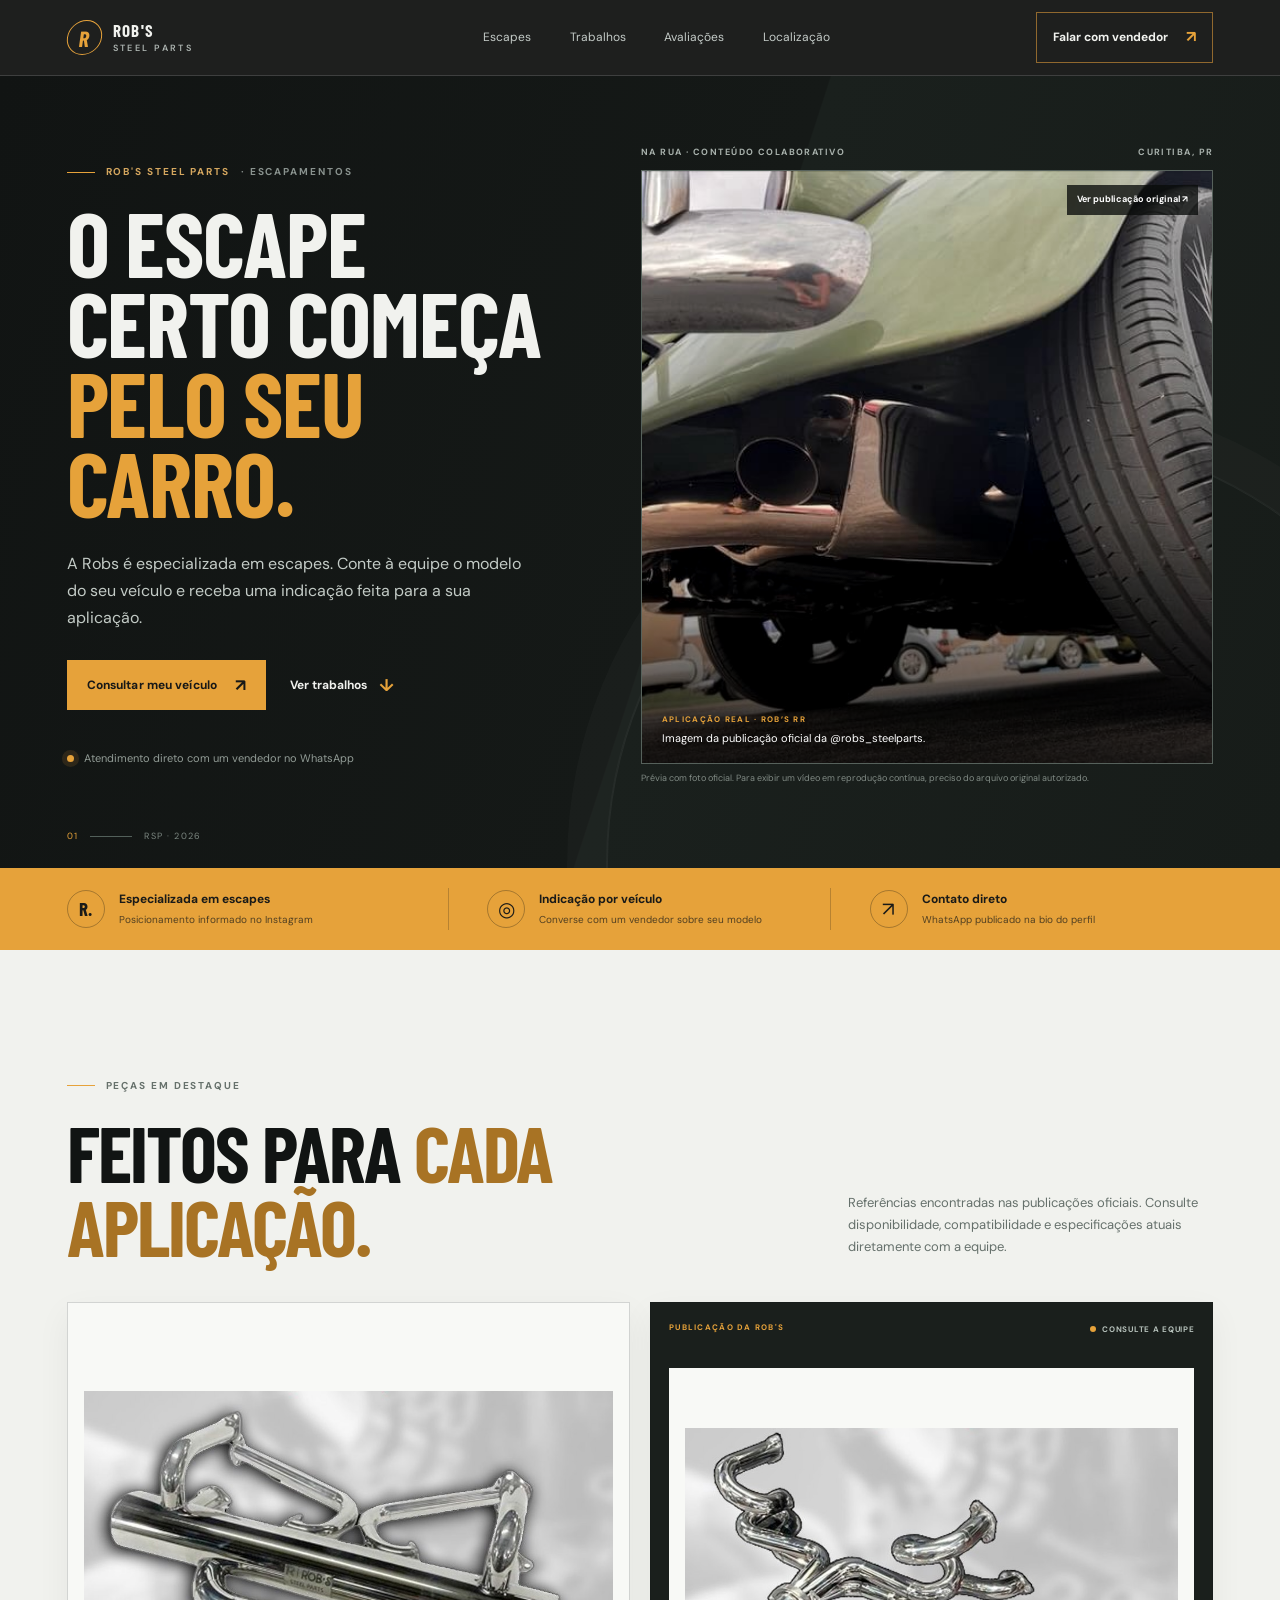
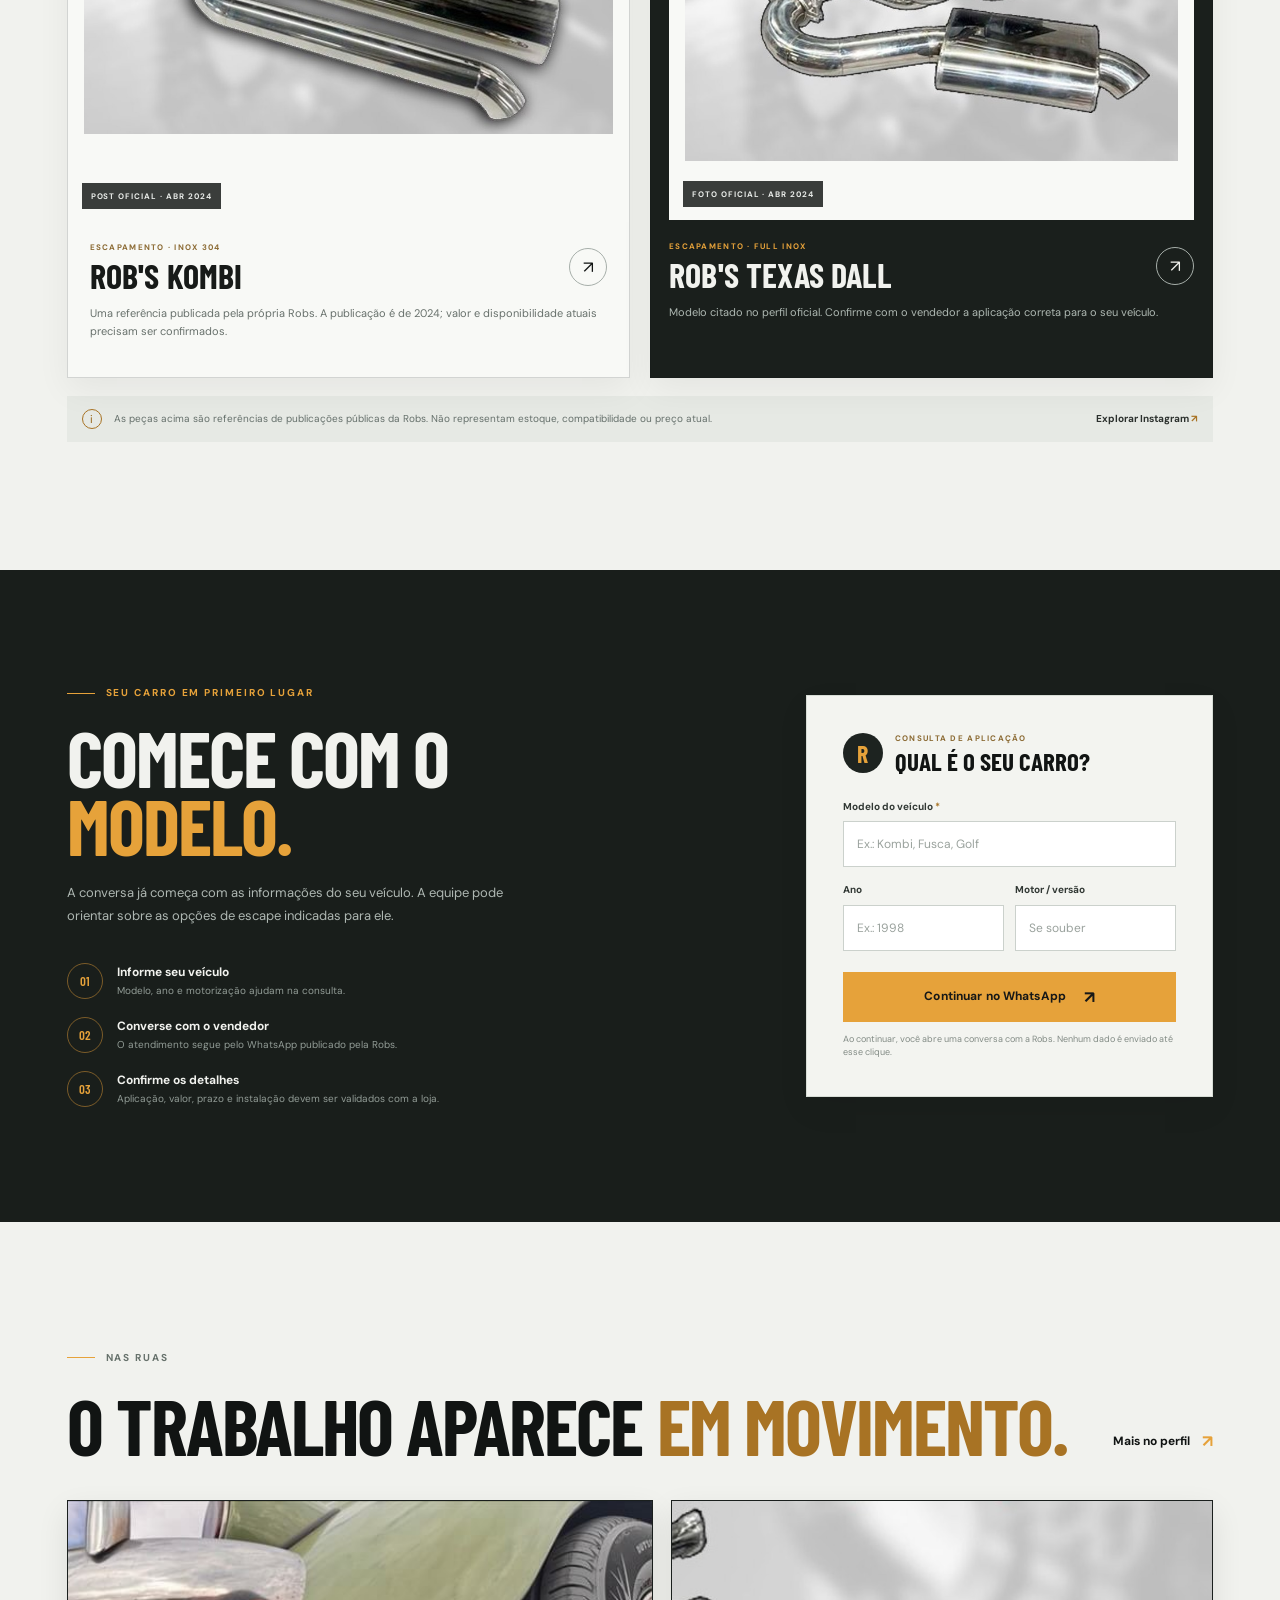
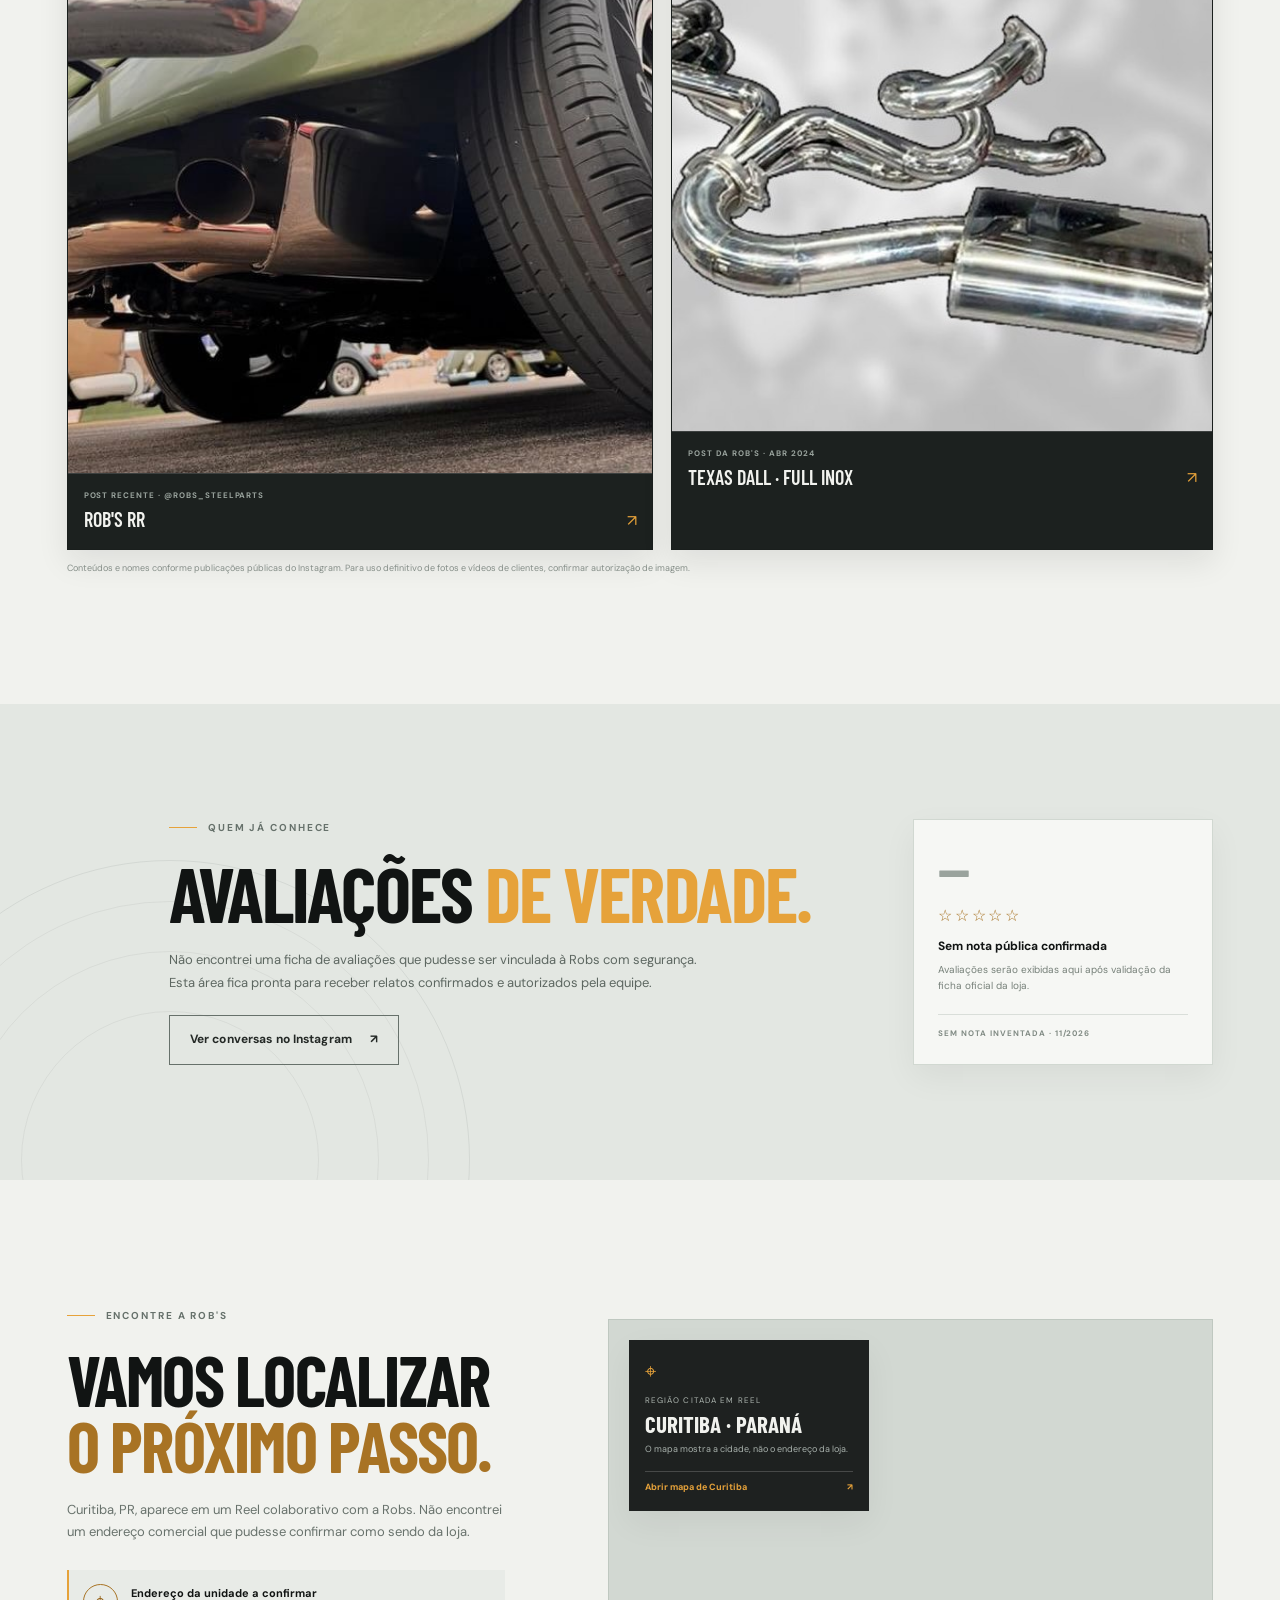
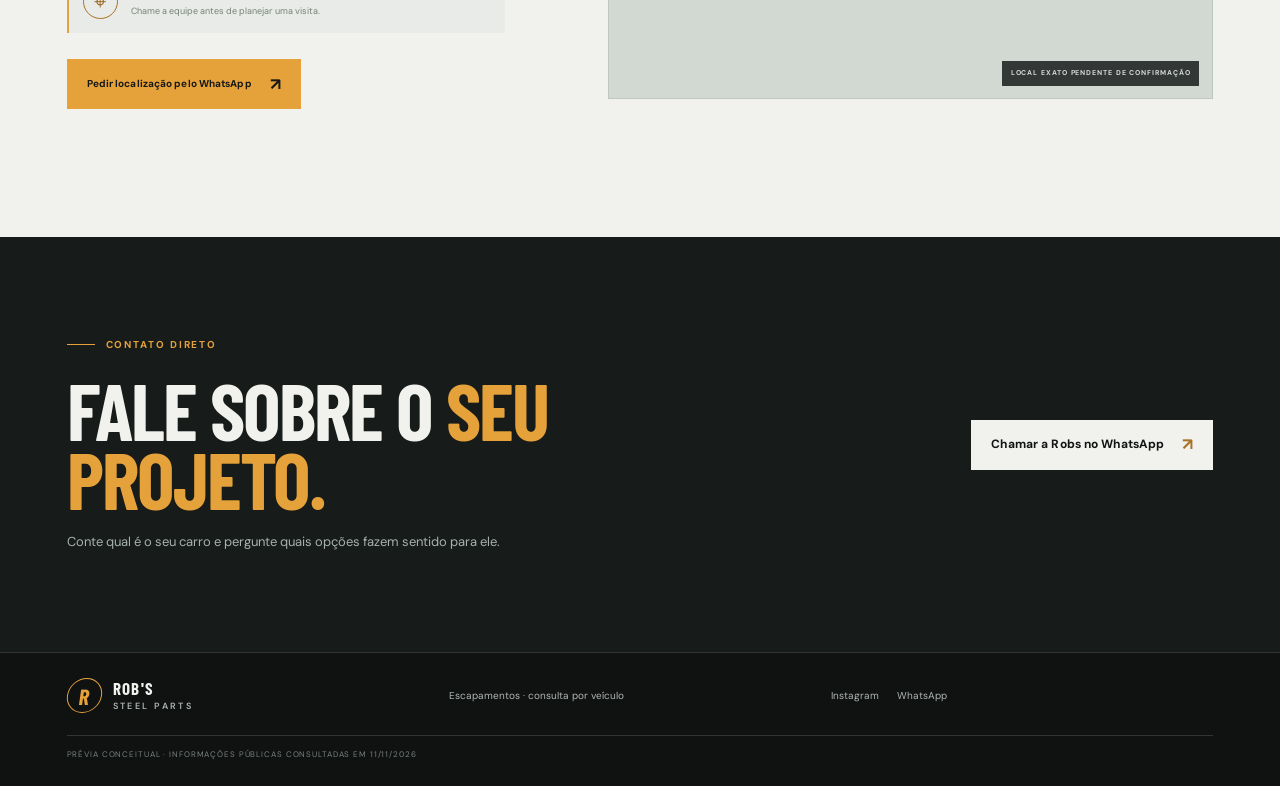
<file: docs/index.html>
<!doctype html>
<html lang="pt-BR">
<head>
  <meta charset="utf-8">
  <meta name="viewport" content="width=device-width, initial-scale=1, viewport-fit=cover">
  <meta name="theme-color" content="#101211">
  <meta name="description" content="Conheça a Robs Steel Parts e consulte no WhatsApp as opções de escapamento para o seu carro.">
  <title>Robs Steel Parts — escape certo para o seu carro</title>
  <link rel="preconnect" href="https://fonts.googleapis.com">
  <link rel="preconnect" href="https://fonts.gstatic.com" crossorigin>
  <link href="https://fonts.googleapis.com/css2?family=Barlow+Condensed:wght@500;600;700;800&family=DM+Sans:wght@400;500;600;700&display=swap" rel="stylesheet">
  <link rel="stylesheet" href="styles.css">
  <script src="script.js" defer></script>
</head>
<body>
  <a class="skip-link" href="#conteudo">Pular para o conteúdo</a>
  <header class="site-header">
    <a class="brand" href="#inicio" aria-label="Robs Steel Parts, início">
      <span class="brand-mark" aria-hidden="true">R</span>
      <span class="brand-name">ROB'S <small>STEEL PARTS</small></span>
    </a>
    <nav class="desktop-nav" aria-label="Navegação principal">
      <a href="#escapes">Escapes</a>
      <a href="#trabalhos">Trabalhos</a>
      <a href="#avaliacoes">Avaliações</a>
      <a href="#localizacao">Localização</a>
    </nav>
    <a class="header-cta" href="https://wa.me/5541998155315?text=Oi%2C%20vim%20pelo%20site%20da%20Robs%20Steel%20Parts.%20Quero%20consultar%20um%20escapamento." target="_blank" rel="noopener noreferrer">
      <span>Falar com vendedor</span><span class="arrow" aria-hidden="true">↗</span>
    </a>
  </header>

  <main id="conteudo">
    <section class="hero" id="inicio" aria-labelledby="hero-title">
      <div class="hero-copy">
        <p class="eyebrow"><span class="eyebrow-line"></span> ROB'S STEEL PARTS <span class="eyebrow-muted">· ESCAPAMENTOS</span></p>
        <h1 id="hero-title">O escape certo começa <em>pelo seu carro.</em></h1>
        <p class="hero-intro">A Robs é especializada em escapes. Conte à equipe o modelo do seu veículo e receba uma indicação feita para a sua aplicação.</p>
        <div class="hero-actions">
          <a class="button button-primary" href="#consulta">Consultar meu veículo <span aria-hidden="true">↗</span></a>
          <a class="text-link" href="#trabalhos">Ver trabalhos <span aria-hidden="true">↓</span></a>
        </div>
        <div class="hero-note"><span class="status-dot" aria-hidden="true"></span><span>Atendimento direto com um vendedor no WhatsApp</span></div>
      </div>
      <div class="hero-media">
        <div class="media-label"><span>NA RUA · CONTEÚDO COLABORATIVO</span><span>CURITIBA, PR</span></div>
        <div class="video-frame photo-preview" role="img" aria-label="Foto real de um carro equipado com escapamento da Robs Steel Parts">
          <img src="assets/robs-rr-publicacao.jpg" alt="Parte inferior de um carro com o conjunto de escapamento instalado, em publicação da Robs Steel Parts" fetchpriority="high">
          <a class="video-source-link" href="https://www.instagram.com/robs_steelparts/p/DflOM_0pE0A/" target="_blank" rel="noopener noreferrer">Ver publicação original ↗</a>
          <div class="video-caption"><span class="caption-kicker">APLICAÇÃO REAL · ROB’S RR</span><span>Imagem da publicação oficial da @robs_steelparts.</span></div>
        </div>
          <p class="media-footnote">Prévia com foto oficial. Para exibir um vídeo em reprodução contínua, preciso do arquivo original autorizado.</p>
      </div>
      <div class="hero-index" aria-hidden="true"><span>01</span><span class="index-rule"></span><span>RSP · 2026</span></div>
    </section>

    <section class="trust-strip" aria-label="Informações sobre a Robs Steel Parts">
      <div><span class="strip-mark">R.</span><p><strong>Especializada em escapes</strong><small>Posicionamento informado no Instagram</small></p></div>
      <div><span class="strip-symbol" aria-hidden="true">◎</span><p><strong>Indicação por veículo</strong><small>Converse com um vendedor sobre seu modelo</small></p></div>
      <div><span class="strip-symbol" aria-hidden="true">↗</span><p><strong>Contato direto</strong><small>WhatsApp publicado na bio do perfil</small></p></div>
    </section>

    <section class="section escapes-section" id="escapes" aria-labelledby="escapes-title">
      <div class="section-heading">
        <div><p class="eyebrow"><span class="eyebrow-line"></span> PEÇAS EM DESTAQUE</p><h2 id="escapes-title">Feitos para <em>cada aplicação.</em></h2></div>
        <p class="section-lead">Referências encontradas nas publicações oficiais. Consulte disponibilidade, compatibilidade e especificações atuais diretamente com a equipe.</p>
      </div>
      <div class="product-grid">
        <article class="product-card product-card-featured">
          <div class="product-image product-image-kombi">
            <img src="assets/robs-kombi-inox-304.jpg" alt="Escapamento Rob’s Kombi em inox 304, recortado da publicação da Robs de abril de 2024" loading="lazy">
            <span class="image-index">POST OFICIAL · ABR 2024</span>
          </div>
          <div class="product-info"><div><p class="product-type">ESCAPAMENTO · INOX 304</p><h3>Rob's Kombi</h3></div><a class="round-arrow" href="https://www.instagram.com/robs_steelparts/p/C5YwISqxWpq/" target="_blank" rel="noopener noreferrer" aria-label="Ver publicação da Robs sobre Rob's Kombi no Instagram">↗</a></div>
          <p class="product-description">Uma referência publicada pela própria Robs. A publicação é de 2024; valor e disponibilidade atuais precisam ser confirmados.</p>
        </article>
        <article class="product-card product-card-dark">
          <div class="product-topline"><span class="product-type">PUBLICAÇÃO DA ROB'S</span><span class="stock-indicator"><i></i> CONSULTE A EQUIPE</span></div>
          <div class="product-image product-image-inset"><img src="assets/robs-texas-dall-full-inox.jpg" alt="Escapamento Texas Dall full inox, recortado da publicação da Robs de abril de 2024" loading="lazy"><span class="image-index">FOTO OFICIAL · ABR 2024</span></div>
          <div class="product-info"><div><p class="product-type">ESCAPAMENTO · FULL INOX</p><h3>Rob's Texas Dall</h3></div><a class="round-arrow" href="https://www.instagram.com/robs_steelparts/p/C5YwMYMRae0/" target="_blank" rel="noopener noreferrer" aria-label="Ver publicação do Rob's Texas Dall no Instagram">↗</a></div>
          <p class="product-description">Modelo citado no perfil oficial. Confirme com o vendedor a aplicação correta para o seu veículo.</p>
        </article>
      </div>
      <div class="catalog-footnote"><span class="note-icon" aria-hidden="true">i</span><p>As peças acima são referências de publicações públicas da Robs. Não representam estoque, compatibilidade ou preço atual.</p><a href="https://www.instagram.com/robs_steelparts/" target="_blank" rel="noopener noreferrer">Explorar Instagram <span aria-hidden="true">↗</span></a></div>
    </section>

    <section class="consult-section" id="consulta" aria-labelledby="consult-title">
      <div class="consult-copy">
        <p class="eyebrow eyebrow-light"><span class="eyebrow-line"></span> SEU CARRO EM PRIMEIRO LUGAR</p>
        <h2 id="consult-title">Comece com o <em>modelo.</em></h2>
        <p>A conversa já começa com as informações do seu veículo. A equipe pode orientar sobre as opções de escape indicadas para ele.</p>
        <ol class="steps-list">
          <li><span>01</span><div><b>Informe seu veículo</b><small>Modelo, ano e motorização ajudam na consulta.</small></div></li>
          <li><span>02</span><div><b>Converse com o vendedor</b><small>O atendimento segue pelo WhatsApp publicado pela Robs.</small></div></li>
          <li><span>03</span><div><b>Confirme os detalhes</b><small>Aplicação, valor, prazo e instalação devem ser validados com a loja.</small></div></li>
        </ol>
      </div>
      <form class="fitment-form" id="fitment-form">
        <div class="form-heading"><span class="form-icon" aria-hidden="true">R</span><div><p class="product-type">CONSULTA DE APLICAÇÃO</p><h3>Qual é o seu carro?</h3></div></div>
        <label for="vehicle">Modelo do veículo <span>*</span></label>
        <input id="vehicle" name="vehicle" type="text" placeholder="Ex.: Kombi, Fusca, Golf" autocomplete="off" required>
        <div class="form-row"><div><label for="year">Ano</label><input id="year" name="year" type="text" inputmode="numeric" placeholder="Ex.: 1998"></div><div><label for="engine">Motor / versão</label><input id="engine" name="engine" type="text" placeholder="Se souber"></div></div>
        <button class="button button-primary form-submit" type="submit">Continuar no WhatsApp <span aria-hidden="true">↗</span></button>
        <p class="form-caption">Ao continuar, você abre uma conversa com a Robs. Nenhum dado é enviado até esse clique.</p>
      </form>
    </section>

    <section class="section work-section" id="trabalhos" aria-labelledby="work-title">
      <div class="section-heading">
        <div><p class="eyebrow"><span class="eyebrow-line"></span> NAS RUAS</p><h2 id="work-title">O trabalho aparece <em>em movimento.</em></h2></div>
        <a class="text-link" href="https://www.instagram.com/robs_steelparts/" target="_blank" rel="noopener noreferrer">Mais no perfil <span aria-hidden="true">↗</span></a>
      </div>
      <div class="work-gallery">
        <article class="work-tile work-tile-large">
          <div class="work-tile-visual">
            <img src="assets/robs-rr-publicacao.jpg" alt="Foto de um carro visto por baixo, mostrando escapamento instalado, publicada pela Robs Steel Parts" loading="lazy">
          </div>
          <div class="work-tile-caption"><span>POST RECENTE · @ROBS_STEELPARTS</span><b>Rob's RR</b><a class="tile-arrow" href="https://www.instagram.com/robs_steelparts/p/DflOM_0pE0A/" target="_blank" rel="noopener noreferrer" aria-label="Ver publicação Rob's RR no Instagram">↗</a></div>
        </article>
        <article class="work-tile">
          <div class="work-tile-visual">
            <img src="assets/robs-texas-dall-full-inox.jpg" alt="Escapamento Texas Dall full inox em foto da publicação original da Robs" loading="lazy">
          </div>
          <div class="work-tile-caption"><span>POST DA ROB'S · ABR 2024</span><b>Texas Dall · full inox</b><a class="tile-arrow" href="https://www.instagram.com/robs_steelparts/p/C5YwMYMRae0/" target="_blank" rel="noopener noreferrer" aria-label="Ver publicação Texas Dall no Instagram">↗</a></div>
        </article>
      </div>
      <p class="media-credit">Conteúdos e nomes conforme publicações públicas do Instagram. Para uso definitivo de fotos e vídeos de clientes, confirmar autorização de imagem.</p>
    </section>

    <section class="review-section" id="avaliacoes" aria-labelledby="reviews-title">
      <div class="review-orbit" aria-hidden="true"><span></span><span></span><span></span></div>
      <div class="review-main"><p class="eyebrow"><span class="eyebrow-line"></span> QUEM JÁ CONHECE</p><h2 id="reviews-title">Avaliações <em>de verdade.</em></h2><p>Não encontrei uma ficha de avaliações que pudesse ser vinculada à Robs com segurança. Esta área fica pronta para receber relatos confirmados e autorizados pela equipe.</p><a class="button button-outline" href="https://www.instagram.com/robs_steelparts/" target="_blank" rel="noopener noreferrer">Ver conversas no Instagram <span aria-hidden="true">↗</span></a></div>
      <div class="review-card"><span class="review-number">—</span><span class="review-stars" aria-label="Avaliações ainda não cadastradas">☆☆☆☆☆</span><p>Sem nota pública confirmada</p><small>Avaliações serão exibidas aqui após validação da ficha oficial da loja.</small><span class="review-source">SEM NOTA INVENTADA · 11/2026</span></div>
    </section>

    <section class="location-section" id="localizacao" aria-labelledby="location-title">
      <div class="location-copy">
        <p class="eyebrow"><span class="eyebrow-line"></span> ENCONTRE A ROB'S</p><h2 id="location-title">Vamos localizar <em>o próximo passo.</em></h2>
        <p>Curitiba, PR, aparece em um Reel colaborativo com a Robs. Não encontrei um endereço comercial que pudesse confirmar como sendo da loja.</p>
        <div class="location-state"><span class="map-pin" aria-hidden="true">⌖</span><div><b>Endereço da unidade a confirmar</b><small>Chame a equipe antes de planejar uma visita.</small></div></div>
        <a class="button button-primary" href="https://wa.me/5541998155315?text=Oi%2C%20pode%20me%20passar%20o%20endere%C3%A7o%20da%20Robs%20Steel%20Parts%3F" target="_blank" rel="noopener noreferrer">Pedir localização pelo WhatsApp <span aria-hidden="true">↗</span></a>
      </div>
      <div class="map-card">
        <iframe title="Mapa da região de Curitiba, citada em publicação colaborativa com a Robs Steel Parts" loading="lazy" src="https://maps.google.com/maps?q=Curitiba%2C%20Paran%C3%A1&t=&z=12&ie=UTF8&iwloc=&output=embed" referrerpolicy="no-referrer-when-downgrade"></iframe>
        <div class="map-overlay"><span class="map-grid-icon" aria-hidden="true">⌖</span><span>REGIÃO CITADA EM REEL</span><b>Curitiba · Paraná</b><small>O mapa mostra a cidade, não o endereço da loja.</small><a href="https://www.google.com/maps/search/?api=1&query=Curitiba%2C+PR" target="_blank" rel="noopener noreferrer">Abrir mapa de Curitiba <span aria-hidden="true">↗</span></a></div>
        <span class="map-coordinates">LOCAL EXATO PENDENTE DE CONFIRMAÇÃO</span>
      </div>
    </section>

    <section class="final-cta" aria-labelledby="final-title">
      <div><p class="eyebrow eyebrow-light"><span class="eyebrow-line"></span> CONTATO DIRETO</p><h2 id="final-title">Fale sobre o <em>seu projeto.</em></h2><p>Conte qual é o seu carro e pergunte quais opções fazem sentido para ele.</p></div>
      <a class="button button-light" href="https://wa.me/5541998155315?text=Oi%2C%20vim%20pelo%20site%20da%20Robs%20Steel%20Parts.%20Meu%20carro%20%C3%A9%3A%20" target="_blank" rel="noopener noreferrer">Chamar a Robs no WhatsApp <span aria-hidden="true">↗</span></a>
    </section>
  </main>

  <footer class="site-footer"><a class="brand footer-brand" href="#inicio"><span class="brand-mark" aria-hidden="true">R</span><span class="brand-name">ROB'S <small>STEEL PARTS</small></span></a><p>Escapamentos · consulta por veículo</p><div><a href="https://www.instagram.com/robs_steelparts/" target="_blank" rel="noopener noreferrer">Instagram</a><a href="https://wa.me/5541998155315" target="_blank" rel="noopener noreferrer">WhatsApp</a></div><small class="concept-note">PRÉVIA CONCEITUAL · INFORMAÇÕES PÚBLICAS CONSULTADAS EM 11/11/2026</small></footer>
  <a class="mobile-contact" href="https://wa.me/5541998155315?text=Oi%2C%20vim%20pelo%20site%20da%20Robs%20Steel%20Parts.%20Quero%20consultar%20um%20escapamento." target="_blank" rel="noopener noreferrer" aria-label="Falar com um vendedor da Robs no WhatsApp"><span class="wa-dot">↗</span> Consultar pelo WhatsApp</a>
</body>
</html>
</file>
<file: docs/styles.css>
:root{--ink:#111413;--ink-2:#191d1b;--ink-3:#242927;--steel:#b8c1bd;--steel-2:#65706c;--paper:#f2f3ef;--paper-2:#e7eae5;--amber:#f1a73b;--amber-2:#ffd18a;--white:#fff;--line:rgba(255,255,255,.14);--line-dark:rgba(17,20,19,.16);--display:"Barlow Condensed",Impact,"Arial Narrow",sans-serif;--body:"DM Sans",Arial,sans-serif;--max:1280px;--gutter:clamp(22px,5.2vw,84px);--ease:cubic-bezier(.2,.7,.2,1)}
*{box-sizing:border-box}html{scroll-behavior:smooth;scroll-padding-top:88px}body{margin:0;background:var(--paper);color:var(--ink);font-family:var(--body);font-size:16px;line-height:1.55;-webkit-font-smoothing:antialiased}a{color:inherit;text-decoration:none}button,input{font:inherit}.skip-link{position:absolute;left:16px;top:-60px;z-index:99;background:#fff;padding:12px 18px;color:#111}.skip-link:focus{top:12px}.site-header{height:78px;position:sticky;top:0;z-index:20;display:flex;align-items:center;justify-content:space-between;padding:0 var(--gutter);background:rgba(16,18,17,.94);border-bottom:1px solid var(--line);backdrop-filter:blur(14px);color:var(--paper)}.brand{display:inline-flex;align-items:center;gap:11px;min-width:210px}.brand-mark{display:grid;place-items:center;width:35px;height:35px;border:1px solid var(--amber);border-radius:50%;color:var(--amber);font:700 22px/1 var(--display);transform:skew(-8deg)}.brand-name{font:700 17px/1 var(--display);letter-spacing:.08em}.brand-name small{display:block;margin-top:5px;font:600 9px/1 var(--body);letter-spacing:.27em;color:#aeb5b1}.desktop-nav{display:flex;align-items:center;gap:clamp(20px,3vw,46px);font-size:12px;color:#c4cbc7}.desktop-nav a{transition:color .2s}.desktop-nav a:hover,.desktop-nav a:focus-visible{color:var(--amber)}.header-cta{display:flex;align-items:center;gap:18px;padding:12px 16px;border:1px solid rgba(241,167,59,.54);color:var(--paper);font-size:12px;font-weight:700;transition:background .22s,color .22s}.header-cta:hover{background:var(--amber);color:var(--ink)}.arrow{font-size:16px;color:var(--amber)}.header-cta:hover .arrow{color:var(--ink)}
.hero{position:relative;display:grid;grid-template-columns:minmax(0,.93fr) minmax(420px,1.07fr);gap:clamp(36px,6vw,100px);align-items:center;min-height:700px;padding:70px var(--gutter) 82px;background:radial-gradient(ellipse at 80% 8%,#313936 0,transparent 40%),linear-gradient(126deg,#101211 0%,#171b19 60%,#202624 100%);color:var(--paper);overflow:hidden}.hero:after{content:"";position:absolute;right:-8%;bottom:-46%;width:58vw;height:58vw;border:1px solid rgba(255,255,255,.06);border-radius:50%;box-shadow:0 0 0 38px rgba(255,255,255,.018),0 0 0 82px rgba(255,255,255,.014);pointer-events:none}.hero-copy,.hero-media{position:relative;z-index:1}.eyebrow{display:flex;align-items:center;gap:11px;margin:0 0 22px;color:#d5a75f;font-size:10px;font-weight:700;letter-spacing:.19em;text-transform:uppercase}.eyebrow-line{width:28px;height:1px;background:var(--amber)}.eyebrow-muted{color:#89928e}.hero h1,.section h2,.consult-section h2,.review-section h2,.location-section h2,.final-cta h2{margin:0;font:700 clamp(58px,7.1vw,104px)/.88 var(--display);letter-spacing:-.025em;text-transform:uppercase}.hero h1{max-width:640px}.hero h1 em,.section h2 em,.consult-section h2 em,.review-section h2 em,.location-section h2 em,.final-cta h2 em{font-style:normal;color:var(--amber)}.hero-intro{max-width:490px;margin:28px 0 0;color:#c3cbc6;font-size:16px;line-height:1.7}.hero-actions{display:flex;align-items:center;gap:24px;margin-top:29px}.button{min-height:50px;display:inline-flex;align-items:center;justify-content:center;gap:18px;padding:0 20px;font-weight:700;font-size:12px;letter-spacing:.01em;transition:transform .2s var(--ease),background .2s,color .2s,border-color .2s}.button:hover{transform:translateY(-2px)}.button-primary{background:var(--amber);color:#171817}.button-primary:hover{background:var(--amber-2)}.button-primary span{font-size:17px}.text-link{display:inline-flex;align-items:center;gap:12px;font-size:12px;font-weight:700}.text-link span{color:var(--amber);font-size:17px}.text-link:hover{color:var(--amber-2)}.hero-note{display:flex;align-items:center;gap:10px;margin-top:40px;color:#929c96;font-size:11px}.status-dot{width:7px;height:7px;border-radius:50%;background:var(--amber);box-shadow:0 0 0 5px rgba(241,167,59,.12)}.hero-media{max-width:590px;width:100%;justify-self:end}.media-label,.product-topline{display:flex;justify-content:space-between;align-items:center;margin-bottom:10px;color:#a8b1ac;font-size:9px;font-weight:700;letter-spacing:.16em}.video-frame{position:relative;height:min(66vh,700px);min-height:500px;overflow:hidden;background:#080909;border:1px solid #444c48}.video-frame:after{content:"";position:absolute;inset:auto 0 0;height:33%;background:linear-gradient(transparent,rgba(0,0,0,.76));pointer-events:none}.video-frame>img{position:absolute;inset:0;width:100%;height:100%;object-fit:cover;object-position:center 54%;filter:saturate(.82) contrast(1.04)}
.photo-preview:after{height:42%;background:linear-gradient(transparent,rgba(0,0,0,.82))}
.video-source-link{position:absolute;z-index:3;top:14px;right:14px;padding:8px 10px;background:rgba(10,12,11,.78);color:#fff;font-size:9px;font-weight:700}.video-caption{position:absolute;z-index:2;left:20px;right:18px;bottom:16px;display:grid;gap:5px;color:#fff;font-size:11px;pointer-events:none}.caption-kicker{color:var(--amber);font-size:8px;font-weight:700;letter-spacing:.16em}.video-caption b{font-weight:700}.media-footnote{margin:8px 0 0;color:#818b85;font-size:9px}.hero-index{position:absolute;left:var(--gutter);bottom:24px;display:flex;align-items:center;gap:12px;color:#7c8781;font-size:9px;letter-spacing:.16em}.hero-index span:first-child{color:var(--amber)}.index-rule{width:42px;height:1px;background:#52605a}
.trust-strip{display:grid;grid-template-columns:repeat(3,1fr);padding:20px var(--gutter);background:var(--amber);color:#191a18}.trust-strip>div{display:flex;align-items:center;gap:14px;padding:2px clamp(12px,3vw,46px);border-right:1px solid rgba(17,20,19,.22)}.trust-strip>div:first-child{padding-left:0}.trust-strip>div:last-child{border:0}.strip-mark,.strip-symbol{display:grid;place-items:center;flex:0 0 38px;height:38px;border:1px solid rgba(17,20,19,.3);border-radius:50%;font:700 19px/1 var(--display)}.strip-symbol{font:400 20px var(--body)}.trust-strip p{display:grid;gap:3px;margin:0}.trust-strip strong{font-size:12px}.trust-strip small{font-size:10px;opacity:.72}
.section{padding:clamp(76px,10vw,142px) var(--gutter)}.escapes-section{max-width:calc(var(--max) + var(--gutter)*2);margin:auto}.section-heading{display:flex;align-items:end;justify-content:space-between;gap:30px;margin-bottom:38px}.section-heading .eyebrow,.location-section .eyebrow,.review-section .eyebrow{color:#66716b}.section h2,.review-section h2,.location-section h2{font-size:clamp(46px,6.3vw,78px);line-height:.95}.section h2 em,.location-section h2 em{color:#a87324}.section-lead{max-width:365px;margin:0 0 5px;color:#65706b;font-size:13px;line-height:1.7}.product-grid{display:grid;grid-template-columns:1fr 1fr;gap:20px}.product-card{min-width:0;background:#fff;border:1px solid var(--line-dark)}.product-image{position:relative;aspect-ratio:1.2/1;overflow:hidden;background:#dde0dc}.product-image img{position:absolute;inset:0;width:100%;height:100%;object-fit:contain;padding:16px;background:#f8f9f6}.image-index,.image-tag{position:absolute;z-index:2;left:14px;bottom:13px;padding:7px 9px;background:rgba(17,20,19,.82);color:#e9ece9;font-size:8px;font-weight:700;letter-spacing:.12em}.product-info{display:flex;align-items:center;justify-content:space-between;padding:19px 22px 0}.product-type{margin:0 0 5px;color:#8b6a33;font-size:8px;font-weight:700;letter-spacing:.16em}.product-info h3{margin:0;color:#171a18;font:700 34px/.98 var(--display);text-transform:uppercase}.round-arrow{display:grid;place-items:center;width:38px;height:38px;border:1px solid #a7afaa;border-radius:50%;font-size:17px;transition:all .2s}.round-arrow:hover{border-color:var(--amber);background:var(--amber)}.product-description{min-height:52px;margin:13px 22px 20px;color:#68716c;font-size:11px;line-height:1.6}.product-card-dark{display:flex;flex-direction:column;padding:18px;background:var(--ink-2);color:var(--paper)}.product-card-dark .product-info{padding:0}.product-card-dark .product-info h3{color:var(--paper)}.product-card-dark .product-description{margin:13px 0 3px;color:#aeb8b2}.product-card-dark .product-type{color:var(--amber)}.stock-indicator{display:flex;align-items:center;gap:6px;color:#b6c1bb;font-size:8px;letter-spacing:.09em}.stock-indicator i{width:6px;height:6px;border-radius:50%;background:var(--amber)}.product-card-dark .product-image{margin:20px 0;min-height:240px;aspect-ratio:auto;flex:1}.product-card-dark .product-image img{background:#f8f9f6}.catalog-footnote{display:flex;align-items:center;gap:12px;margin-top:18px;padding:13px 15px;background:#e6e9e4;color:#65706b}.catalog-footnote p{flex:1;margin:0;font-size:10px}.catalog-footnote>a{flex:none;font-size:10px;font-weight:700;color:#2b302d}.catalog-footnote>a span{color:#a87324}.note-icon{display:grid;place-items:center;width:20px;height:20px;border:1px solid #a87324;border-radius:50%;color:#976519;font-size:11px}
.consult-section{display:grid;grid-template-columns:1.08fr .72fr;align-items:center;gap:clamp(50px,10vw,150px);padding:clamp(70px,9vw,120px) var(--gutter);background:#1c211f;color:var(--paper)}.consult-copy{max-width:640px;justify-self:end}.eyebrow-light{color:var(--amber)}.consult-section h2{font-size:clamp(48px,6.4vw,78px)}.consult-section>div>p:not(.eyebrow){max-width:480px;margin:22px 0 0;color:#aeb7b2;font-size:13px;line-height:1.75}.steps-list{display:grid;gap:18px;margin:35px 0 0;padding:0;list-style:none}.steps-list li{display:flex;align-items:center;gap:14px}.steps-list li>span{display:grid;place-items:center;width:36px;height:36px;border:1px solid rgba(241,167,59,.45);border-radius:50%;color:var(--amber);font:600 13px var(--display)}.steps-list li>div{display:grid;gap:2px}.steps-list b{font-size:12px}.steps-list small{color:#929c96;font-size:10px}.fitment-form{width:min(100%,430px);justify-self:start;padding:clamp(22px,3vw,36px);background:#f3f4f0;color:var(--ink)}.form-heading{display:flex;align-items:center;gap:12px;margin-bottom:25px}.form-icon{display:grid;place-items:center;width:40px;height:40px;border-radius:50%;background:#1d2320;color:var(--amber);font:700 24px var(--display)}.form-heading h3{margin:0;font:700 25px/1 var(--display);text-transform:uppercase}.form-heading .product-type{margin-bottom:4px}.fitment-form label{display:block;margin:15px 0 7px;color:#313834;font-size:10px;font-weight:700}.fitment-form label span{color:#a87324}.fitment-form input{width:100%;height:46px;padding:0 13px;border:1px solid #cbd1cc;border-radius:0;background:#fff;color:var(--ink);font-size:12px;outline:none;transition:border-color .2s,box-shadow .2s}.fitment-form input::placeholder{color:#9aa29d}.fitment-form input:focus{border-color:#a87324;box-shadow:0 0 0 3px rgba(168,115,36,.14)}.form-row{display:grid;grid-template-columns:1fr 1fr;gap:11px}.form-submit{width:100%;margin-top:21px;border:0;cursor:pointer}.form-caption{margin:11px 0 0;color:#828b85;font-size:9px;line-height:1.5}
.work-section{max-width:calc(var(--max) + var(--gutter)*2);margin:auto}.work-section .section-heading{align-items:end}.work-section .section-heading .text-link{margin-bottom:7px}.work-gallery{display:grid;grid-template-columns:1.24fr 1fr 1fr;gap:15px}.work-tile{display:flex;flex-direction:column;min-width:0;background:#1c211f;color:var(--paper);overflow:hidden}.work-tile-visual{position:relative;display:grid;place-items:center;aspect-ratio:1.12/1;overflow:hidden;background:radial-gradient(ellipse at 45% 65%,#505a54,#1a1e1c 72%)}.work-tile-large .work-tile-visual{aspect-ratio:.84/1.0;background:#090b0a}.work-tile-visual img{position:absolute;width:100%;height:100%;inset:0;object-fit:cover;object-position:center}.work-placeholder-icon{font:700 clamp(75px,12vw,160px)/.8 var(--display);color:rgba(241,167,59,.22);text-shadow:0 0 38px rgba(241,167,59,.15)}.play-outline{position:absolute;display:grid;place-items:center;width:48px;height:48px;border:1px solid rgba(241,167,59,.8);border-radius:50%;padding-left:3px;color:var(--amber);font-size:12px}.work-tile-metal{background:radial-gradient(ellipse at 67% 64%,#59645e 0,#222825 50%,#101312 100%)}.metal-lines{width:80%;height:23%;border:13px solid #aeb6b2;border-radius:90px;transform:rotate(-19deg);box-shadow:inset 0 0 15px #191d1a,0 8px 25px rgba(0,0,0,.45);background:linear-gradient(180deg,#e8ece9,#727b76 40%,#dde1de 55%,#68716c)}.work-tile-steel{background:linear-gradient(145deg,#6c7771,#19201d 48%,#3c4540)}.work-tile-steel:before{content:"";width:62%;height:13%;border:9px solid #b9c1bd;border-radius:45px;transform:rotate(32deg);box-shadow:inset 0 0 8px #171a18,0 8px 20px #121513;background:linear-gradient(#e8ebe9,#65706a,#f0f3f0)}.work-tile-caption{position:relative;display:grid;gap:6px;padding:15px 16px 17px;border-top:1px solid rgba(255,255,255,.14)}.work-tile-caption>span:first-child{color:#9aa49e;font-size:8px;font-weight:700;letter-spacing:.12em}.work-tile-caption b{font:600 20px/1.08 var(--display);text-transform:uppercase}.tile-arrow{position:absolute;right:15px;bottom:16px;color:var(--amber)}.media-credit{margin:12px 0 0;color:#858e88;font-size:9px}
.review-section{position:relative;display:grid;grid-template-columns:1fr 300px;gap:clamp(40px,8vw,110px);align-items:center;padding:clamp(65px,9vw,120px) var(--gutter);overflow:hidden;background:#e3e7e2}.review-main{position:relative;z-index:1;max-width:650px;justify-self:end}.review-section h2{font-size:clamp(46px,6vw,76px)}.review-main>p:not(.eyebrow){max-width:540px;margin:20px 0;color:#5d6761;font-size:13px;line-height:1.75}.button-outline{border:1px solid #67716b;color:#242926}.button-outline:hover{border-color:var(--amber);background:var(--amber)}.review-card{position:relative;z-index:1;display:flex;flex-direction:column;align-items:flex-start;padding:24px;background:#f6f7f4;border:1px solid #c6cdc7}.review-number{font:700 54px/.9 var(--display);color:#9aa39d}.review-stars{margin:11px 0 8px;color:#a87324;letter-spacing:.16em}.review-card p{margin:0;font-size:12px;font-weight:700}.review-card small{margin-top:7px;color:#768079;font-size:10px;line-height:1.6}.review-source{margin-top:20px;padding-top:12px;border-top:1px solid #d9ded9;width:100%;color:#818b84;font-size:8px;font-weight:700;letter-spacing:.12em}.review-orbit{position:absolute;left:-130px;bottom:-280px;width:600px;height:600px;border:1px solid rgba(34,45,39,.08);border-radius:50%}.review-orbit span{position:absolute;inset:40px;border:1px solid rgba(34,45,39,.06);border-radius:50%}.review-orbit span:nth-child(2){inset:90px}.review-orbit span:nth-child(3){inset:150px}
.location-section{display:grid;grid-template-columns:.84fr 1.16fr;gap:clamp(40px,8vw,110px);align-items:center;padding:clamp(76px,10vw,132px) var(--gutter);background:var(--paper)}.location-copy{max-width:475px;justify-self:end}.location-section h2{font-size:clamp(45px,5.6vw,70px)}.location-copy>p:not(.eyebrow){margin:20px 0;color:#68726c;font-size:13px;line-height:1.75}.location-state{display:flex;align-items:center;gap:13px;margin:26px 0;padding:14px;border-left:2px solid var(--amber);background:#e8ebe7}.map-pin{display:grid;place-items:center;width:35px;height:35px;border:1px solid #a87324;border-radius:50%;color:#966319;font-size:22px}.location-state div{display:grid;gap:3px}.location-state b{font-size:11px}.location-state small{font-size:9px;color:#758078}.location-section .button{font-size:10px}.map-card{position:relative;min-height:380px;overflow:hidden;background:#d2d8d2;border:1px solid #c3cbc4}.map-card iframe{position:absolute;inset:0;width:100%;height:100%;border:0;filter:grayscale(.66) contrast(.94) brightness(.91)}.map-overlay{position:absolute;left:20px;top:20px;width:min(240px,calc(100% - 40px));display:grid;gap:7px;padding:16px;background:rgba(17,20,19,.93);color:var(--paper);box-shadow:0 8px 28px rgba(0,0,0,.15)}.map-grid-icon{color:var(--amber);font-size:20px}.map-overlay>span:nth-child(2){font-size:8px;letter-spacing:.14em;color:#adb6b0}.map-overlay b{font:700 23px/1 var(--display);text-transform:uppercase}.map-overlay small{font-size:9px;color:#a8b1ac}.map-overlay a{display:flex;justify-content:space-between;margin-top:7px;padding-top:9px;border-top:1px solid rgba(255,255,255,.18);color:var(--amber);font-size:9px;font-weight:700}.map-coordinates{position:absolute;right:13px;bottom:12px;padding:7px 9px;background:rgba(17,20,19,.82);color:#d5dcd7;font-size:7px;font-weight:700;letter-spacing:.13em}
.final-cta{display:flex;align-items:center;justify-content:space-between;gap:35px;padding:clamp(55px,8vw,100px) var(--gutter);background:#171b19;color:var(--paper)}.final-cta>div{max-width:620px}.final-cta h2{font-size:clamp(45px,6.2vw,80px)}.final-cta p:not(.eyebrow){margin:18px 0 0;color:#a8b2ac;font-size:13px}.button-light{flex:none;background:var(--paper);color:var(--ink)}.button-light span{color:#a87324;font-size:17px}.button-light:hover{background:var(--amber)}.site-footer{display:grid;grid-template-columns:1fr 1fr 1fr auto;align-items:center;gap:22px;padding:25px var(--gutter);background:#101211;color:#afb7b2;border-top:1px solid var(--line)}.footer-brand{min-width:0}.footer-brand .brand-name{color:var(--paper)}.site-footer>p{margin:0;font-size:10px}.site-footer>div{display:flex;gap:18px;font-size:10px}.site-footer>div a:hover{color:var(--amber)}.concept-note{grid-column:1/-1;padding-top:12px;border-top:1px solid var(--line);color:#79827d;font-size:8px;letter-spacing:.11em}.mobile-contact{display:none}
:focus-visible{outline:3px solid #f1a73b;outline-offset:3px}.mobile-contact:focus-visible,.button:focus-visible,.header-cta:focus-visible{outline-color:#151817;outline-offset:3px}
@media(max-width:900px){.hero{grid-template-columns:1fr 1fr;gap:32px;min-height:630px}.hero h1{font-size:clamp(52px,7vw,78px)}.hero-intro{font-size:14px}.video-frame{min-height:460px}.trust-strip>div{padding:2px 15px}.consult-section{gap:45px}.work-gallery{grid-template-columns:1fr 1fr}.work-tile-large{grid-row:span 2}.work-tile-large .work-tile-visual{height:100%;aspect-ratio:auto}.review-section{grid-template-columns:1fr 260px;gap:35px}.location-section{gap:45px}.site-footer{grid-template-columns:1fr 1fr 1fr}.concept-note{grid-column:1/-1}}
@media(max-width:680px){html{scroll-padding-top:66px}.site-header{height:66px;padding:0 18px}.brand{min-width:0;gap:8px}.brand-mark{width:31px;height:31px;font-size:20px}.brand-name{font-size:15px}.brand-name small{font-size:8px}.desktop-nav{display:none}.header-cta{padding:10px 11px;gap:8px;font-size:10px}.header-cta .arrow{font-size:14px}.hero{display:flex;flex-direction:column;align-items:stretch;gap:28px;min-height:0;padding:58px 20px 68px}.hero:after{right:-43%;bottom:-9%;width:100vw;height:100vw}.hero h1{max-width:560px;font-size:clamp(55px,16vw,78px);line-height:.86}.eyebrow{font-size:9px;margin-bottom:19px}.hero-intro{max-width:430px;margin-top:20px;font-size:13px;line-height:1.7}.hero-actions{flex-wrap:wrap;gap:20px;margin-top:23px}.button{min-height:48px;padding:0 16px}.hero-note{margin-top:26px;font-size:10px}.hero-media{max-width:none;width:100%;justify-self:stretch}.media-label{font-size:7px}.video-frame{height:540px;min-height:0;max-height:72vh}.video-frame>img{object-position:center 54%}.video-frame:after{height:25%}.video-caption{left:14px;right:12px;bottom:12px;font-size:9px}.hero-index{bottom:21px;left:20px}.trust-strip{grid-template-columns:1fr;padding:6px 20px}.trust-strip>div,.trust-strip>div:first-child{padding:13px 0;border-right:0;border-bottom:1px solid rgba(17,20,19,.18)}.trust-strip>div:last-child{border:0}.strip-mark,.strip-symbol{flex-basis:34px;height:34px}.trust-strip strong{font-size:11px}.trust-strip small{font-size:9px}.section{padding:70px 20px}.section-heading{display:block;margin-bottom:25px}.section h2,.review-section h2,.location-section h2{font-size:clamp(45px,13vw,64px)}.section-lead{margin:15px 0 0;font-size:12px}.product-grid{grid-template-columns:1fr;gap:14px}.product-image{aspect-ratio:1.12/1}.product-card-dark{min-height:440px}.steel-illustration{min-height:250px}.product-info{padding:17px 17px 0}.product-info h3{font-size:30px}.product-description{margin:11px 17px 17px;font-size:10px}.product-card-dark .product-info{padding:0}.product-card-dark .product-description{margin:11px 0 3px}.catalog-footnote{align-items:flex-start;flex-wrap:wrap;padding:12px}.catalog-footnote p{flex:1 1 calc(100% - 36px);font-size:9px}.catalog-footnote>a{margin-left:31px}.consult-section{grid-template-columns:1fr;gap:32px;padding:70px 20px}.consult-copy{justify-self:stretch}.consult-section h2{font-size:clamp(48px,14vw,67px)}.consult-section>div>p:not(.eyebrow){font-size:12px}.steps-list{margin-top:28px;gap:15px}.fitment-form{width:100%;justify-self:stretch;padding:22px 18px}.form-row{gap:8px}.fitment-form input{font-size:11px}.work-section .section-heading{display:flex;align-items:end}.work-section .section-heading .text-link{flex:none;margin-bottom:4px;font-size:10px}.work-gallery{grid-template-columns:1fr 1fr;gap:10px}.work-tile-large{grid-column:1/-1;grid-row:auto}.work-tile-large .work-tile-visual{aspect-ratio:1.06/1}.work-tile-visual{aspect-ratio:.93/1}.work-tile-caption{padding:12px 10px 15px;gap:5px}.work-tile-caption>span:first-child{font-size:7px}.work-tile-caption b{font-size:17px}.tile-arrow{right:10px;bottom:13px}.media-credit{font-size:8px}.review-section{grid-template-columns:1fr;gap:25px;padding:68px 20px}.review-main{justify-self:stretch}.review-main>p:not(.eyebrow){font-size:12px}.review-card{max-width:none;padding:19px}.review-number{font-size:44px}.review-orbit{left:auto;right:-330px;bottom:-225px;width:500px;height:500px}.location-section{grid-template-columns:1fr;gap:27px;padding:68px 20px}.location-copy{justify-self:stretch}.location-copy>p:not(.eyebrow){font-size:12px}.map-card{min-height:335px}.map-overlay{left:12px;top:12px;width:218px;padding:13px}.map-coordinates{right:8px;bottom:8px;font-size:6px}.final-cta{display:block;padding:58px 20px 85px}.final-cta h2{font-size:clamp(46px,13vw,66px)}.final-cta p:not(.eyebrow){font-size:12px}.final-cta .button{margin-top:23px;width:100%}.site-footer{grid-template-columns:1fr 1fr;gap:18px;padding:22px 20px 80px}.site-footer>p{font-size:9px;text-align:right}.site-footer>div{grid-column:1/-1;gap:20px}.concept-note{font-size:7px}.mobile-contact{position:fixed;display:flex;align-items:center;justify-content:center;gap:10px;z-index:30;left:12px;right:12px;bottom:calc(10px + env(safe-area-inset-bottom));min-height:54px;background:var(--amber);color:var(--ink);box-shadow:0 7px 24px rgba(17,20,19,.26);font-size:12px;font-weight:700}.wa-dot{display:grid;place-items:center;width:25px;height:25px;border:1px solid rgba(17,20,19,.48);border-radius:50%;font-size:14px}}
@media(max-width:360px){.hero h1{font-size:51px}.header-cta{font-size:9px;padding:9px}.brand-name{font-size:14px}.hero-actions .button{width:100%}.hero-actions{align-items:flex-start}.hero-actions .text-link{padding:3px 0}}
@media(prefers-reduced-motion:reduce){*,*::before,*::after{scroll-behavior:auto!important;transition-duration:.01ms!important;animation-duration:.01ms!important;animation-iteration-count:1!important}}

/* Refinement pass: more deliberate steel surfaces, stable embeds and real tablet fit. */
:root{--paper:#f1f2ee;--paper-2:#e5e8e3;--amber:#e6a23a;--amber-2:#f4c46f}
html{scroll-padding-top:80px}
.site-header{height:76px}
.hero{background:linear-gradient(108deg,#111413 0%,#151917 54%,#1a201d 54.1%,#171c19 100%)}
.hero:after{right:-14%;bottom:-53%;width:min(68vw,850px);height:min(68vw,850px);box-shadow:0 0 0 1px rgba(255,255,255,.035),0 0 0 40px rgba(255,255,255,.018)}
.hero h1{max-width:610px;letter-spacing:-.012em}
.hero-intro{max-width:460px}
.video-frame{border-color:#56615b;background:#080a09}
.video-frame>img{object-position:center 54%}
.video-frame>img{position:absolute;inset:0;width:100%;height:100%;object-fit:cover;object-position:center 54%;filter:saturate(.82) contrast(1.04)}
.photo-preview:after{height:42%;background:linear-gradient(transparent,rgba(0,0,0,.82))}
.video-source-link{position:absolute;z-index:3;top:14px;right:14px;padding:8px 10px;background:rgba(10,12,11,.78);color:#fff;font-size:9px;font-weight:700}
.video-caption{max-width:360px;text-shadow:0 1px 8px rgba(0,0,0,.75)}
.product-card,.product-card-dark,.fitment-form,.review-card,.map-overlay{box-shadow:0 12px 32px rgba(19,24,21,.055)}
.product-card{background:#f8f9f6}
.product-card-dark{background:#1a1f1c}
.product-image{aspect-ratio:1.08/1;background:#d8ddd8}
.product-image img,.work-tile-visual img{display:block;width:100%;height:100%}
.product-image img{position:absolute;inset:0;width:100%;height:100%;object-fit:contain;padding:16px;background:#f8f9f6}
.work-tile-visual img{position:absolute;inset:0;width:100%;height:100%;object-fit:cover;object-position:center}
.video-source-link:focus-visible{outline:3px solid var(--amber);outline-offset:-3px}
.image-index{max-width:calc(100% - 28px);pointer-events:none}
.product-info h3{letter-spacing:.005em}
.round-arrow{flex:none}
.catalog-footnote{background:#e6e9e4}
.consult-section{background:#191e1b}
.fitment-form{border:1px solid #d7ddd6}
.work-gallery{grid-template-columns:1.08fr 1fr;gap:18px}
.work-tile-large .work-tile-visual,.work-tile-visual{aspect-ratio:1.02/1;background:#151917}
.work-tile{border:1px solid rgba(17,20,19,.13);box-shadow:0 12px 30px rgba(17,20,19,.09)}
.work-tile-caption{min-height:76px}
.work-tile-caption b{padding-right:30px}
.review-card{border-color:#d1d8d1}
.map-card{border-color:#bfc8c0}
.map-card iframe{filter:grayscale(.55) saturate(.62) contrast(.96) brightness(.96)}
.button,.header-cta,.round-arrow,.text-link,.desktop-nav a,.work-tile{transition-duration:220ms}

@media(max-width:850px){
  .desktop-nav{gap:18px;font-size:11px}
  .brand{min-width:180px}
  .hero{grid-template-columns:minmax(0,1fr) minmax(330px,.95fr);gap:28px;min-height:620px}
  .hero h1{font-size:clamp(53px,7vw,74px)}
  .hero-intro{font-size:14px}
  .video-frame{height:min(64vh,610px);min-height:460px}
}
@media(max-width:760px){
  .desktop-nav{display:none}
  .hero{grid-template-columns:1fr;min-height:0;gap:32px;padding-top:58px;padding-bottom:68px}
  .hero-copy{max-width:680px}
  .hero-media{justify-self:start;max-width:610px}
  .hero h1{max-width:640px;font-size:clamp(60px,11vw,84px)}
  .video-frame{height:min(72vh,680px);min-height:480px}
  .hero-index{bottom:22px}
}
@media(max-width:680px){
  .site-header{height:66px}
  .hero{gap:26px;padding:52px 20px 67px}
  .hero h1{font-size:clamp(55px,15.5vw,76px)}
  .hero-media{max-width:none}
  .video-frame{height:min(68svh,600px);min-height:420px}
  .product-image{aspect-ratio:1/1}
  .work-gallery{grid-template-columns:1fr 1fr;gap:11px}
  .work-tile-large{grid-column:1/-1}
  .work-tile-large .work-tile-visual{aspect-ratio:1.08/1}
  .work-tile:not(.work-tile-large) .work-tile-visual{aspect-ratio:.86/1}
  .work-tile-caption{min-height:78px}
  .map-card{min-height:320px}
}
@media(max-width:380px){
  .hero h1{font-size:52px}
  .video-frame{min-height:390px}
  .work-gallery{grid-template-columns:1fr}
  .work-tile-large{grid-column:auto}
  .work-tile-large .work-tile-visual,.work-tile:not(.work-tile-large) .work-tile-visual{aspect-ratio:1/1}
  .product-info h3{font-size:28px}
  .header-cta{max-width:154px}
}
</file>
